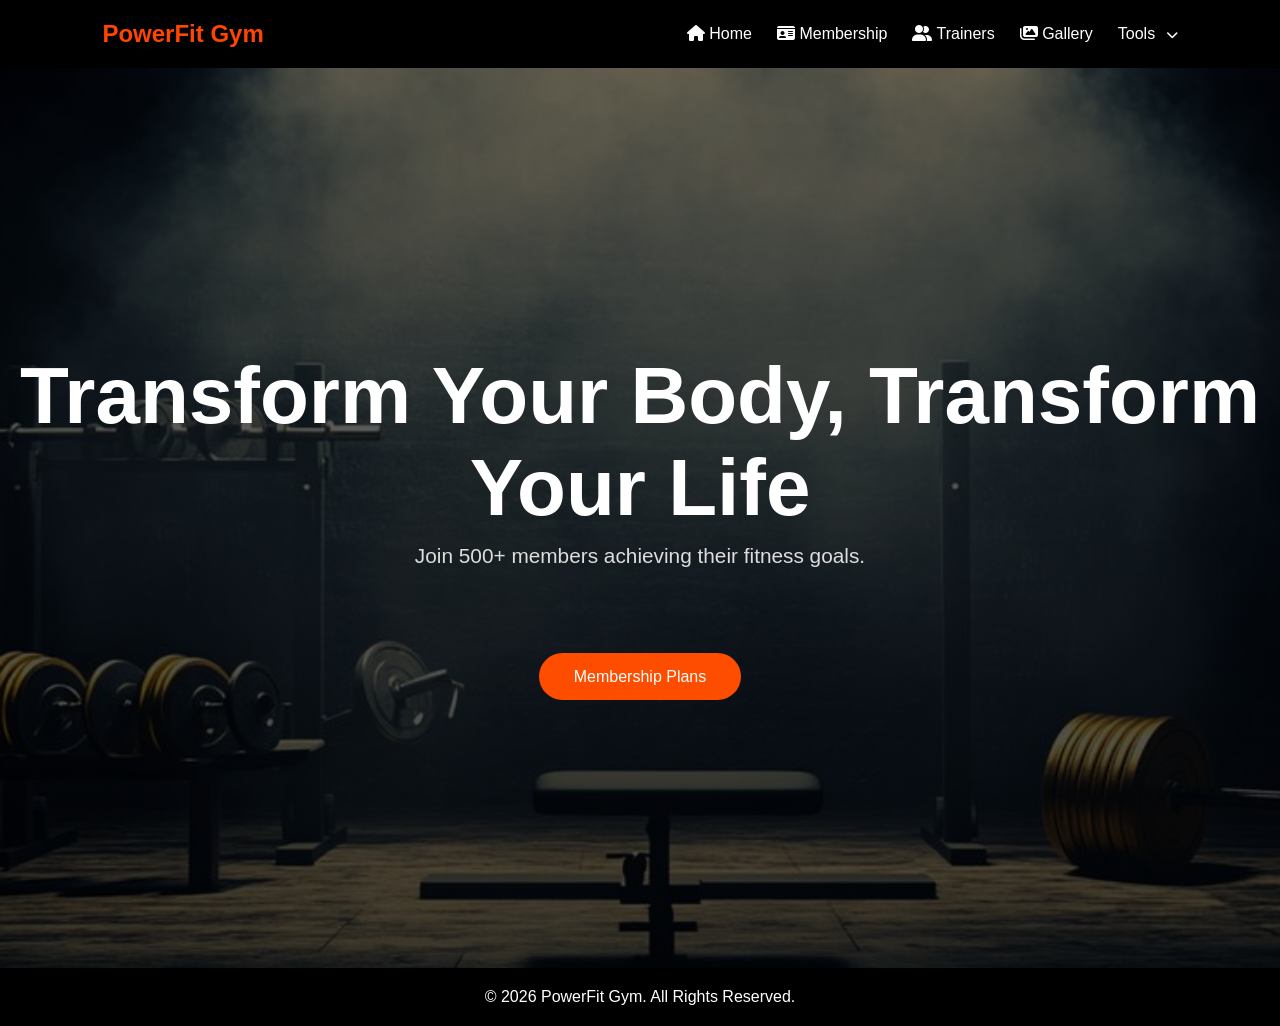
<file: index.html>
<!DOCTYPE html>
<html lang="en">

<head>
    <meta charset="UTF-8">
    <meta name="viewport" content="width=device-width, initial-scale=1.0">
    <title>PowerFit Gym</title>
    <link rel="stylesheet" href="index.css">
    <link rel="stylesheet"
href="https://cdnjs.cloudflare.com/ajax/libs/font-awesome/6.7.2/css/all.min.css">
</head>

<body>

    <header>
        <nav>
            <h2 class="logo">PowerFit Gym</h2>

            <ul>
                <li><a href="index.html"><i class="fa-solid fa-house"></i> Home</a></li>
                <li><a href="membership.html"><i class="fa-solid fa-id-card"></i> Membership</a></li>
                <li><a href="trainers.html"><i class="fa-solid fa-user-group"></i> Trainers</a></li>
                <li><a href="gallery.html"><i class="fa-solid fa-images"></i> Gallery</a></li>
                <li class="dropdown">
    <a href="#">
        Tools <i class="fa-solid fa-chevron-down"></i>
    </a>

    <ul class="dropdown-menu">
        <li><a href="bmi.html"><i class="fa-solid fa-calculator"></i> BMI Calculator</a></li>
        <li><a href="calorie.html"><i class="fa-solid fa-fire"></i> Calorie Calculator</a></li>
        <li><a href="workout.html"><i class="fa-solid fa-dumbbell"></i> Workout Planner</a></li>
        <li><a href="about.html"><i class="fa-solid fa-circle-info"></i> About</a></li>
        <li><a href="contact.html"><i class="fa-solid fa-envelope"></i> Contact</a></li>
    </ul>
</li>
            </ul>
        </nav>
    </header>

    <section class="hero">
        <div class="hero-content">
            <h1>Transform Your Body, Transform Your Life</h1>
            <p>Join 500+ members achieving their fitness goals.</p>

            <a href="membership.html" class="btn">Membership Plans</a>
            <!-- <a href="contact.html" class="btn-secondary">Book Free Trial</a> -->
        </div>
    </section>
    <footer>
        <p>&copy; 2026 PowerFit Gym. All Rights Reserved.</p>
    </footer>

    <script src="home.js"></script>
</body>

</html>
</file>
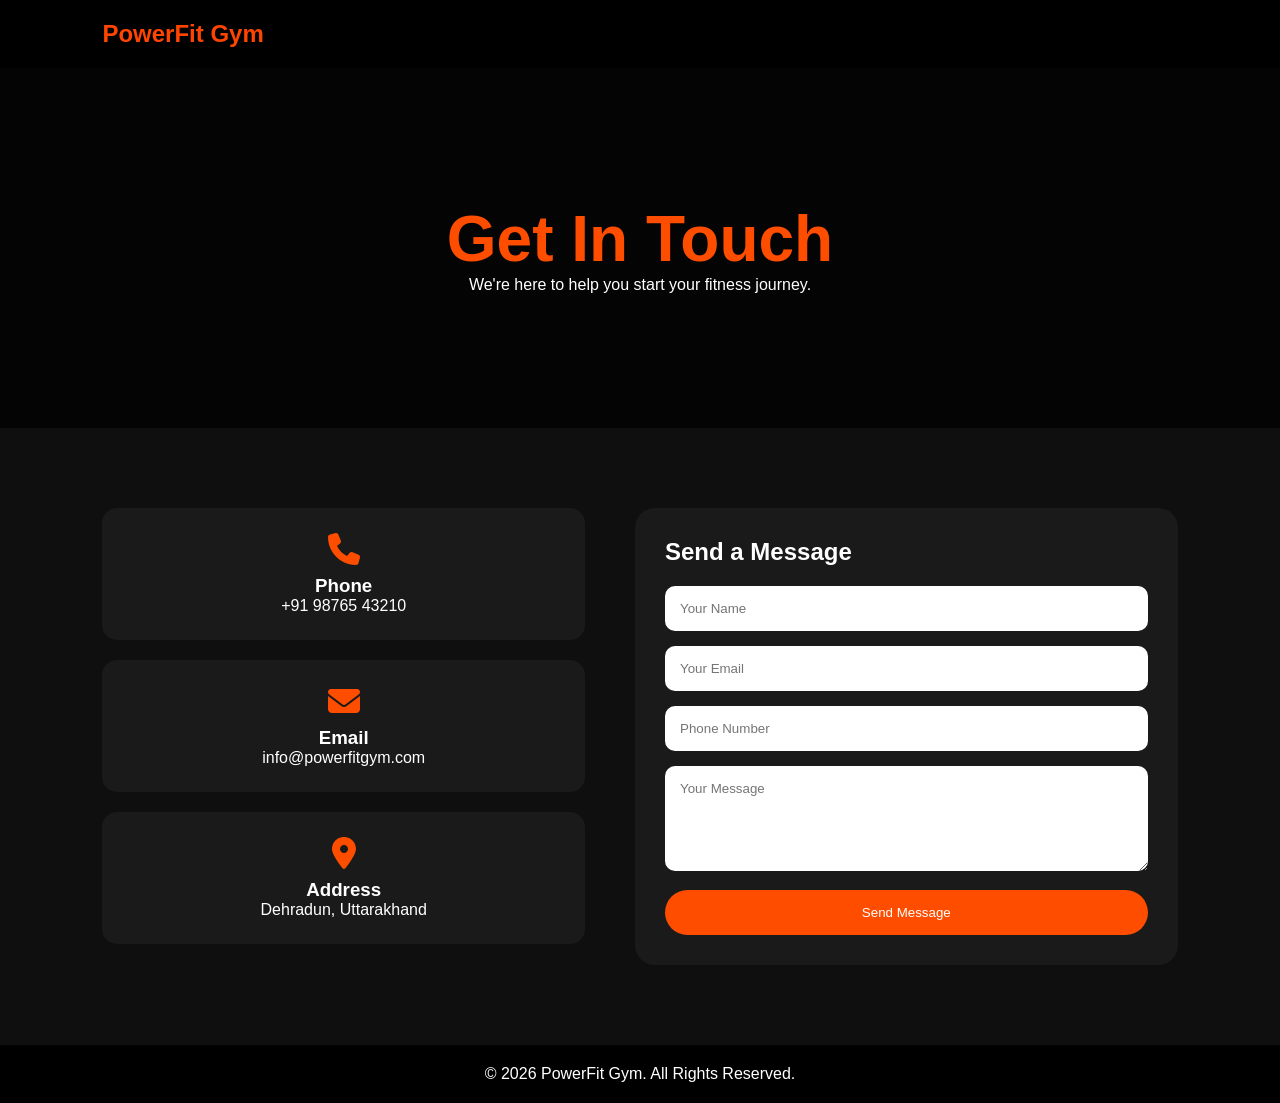
<file: contact.html>
<!DOCTYPE html>
<html lang="en">

<head>
    <meta charset="UTF-8">
    <meta name="viewport" content="width=device-width, initial-scale=1.0">
    <title>Contact Us | PowerFit Gym</title>
    <link rel="stylesheet" href="contact.css">
    <link rel="stylesheet" href="https://cdnjs.cloudflare.com/ajax/libs/font-awesome/6.5.1/css/all.min.css">
</head>

<body>

    <header>
        <nav>
            <h2 class="logo">PowerFit Gym</h2>
        </nav>
    </header>

    <section class="contact-hero">
        <h1>Get In Touch</h1>
        <p>We're here to help you start your fitness journey.</p>
    </section>

    <section class="contact-container">

        <div class="contact-info">

            <div class="info-card">
                <i class="fas fa-phone"></i>
                <h3>Phone</h3>
                <p>+91 98765 43210</p>
            </div>

            <div class="info-card">
                <i class="fas fa-envelope"></i>
                <h3>Email</h3>
                <p>info@powerfitgym.com</p>
            </div>

            <div class="info-card">
                <i class="fas fa-location-dot"></i>
                <h3>Address</h3>
                <p>Dehradun, Uttarakhand</p>
            </div>

        </div>

        <div class="contact-form">

            <h2>Send a Message</h2>

            <form id="gymForm">

                <input type="text" placeholder="Your Name" required>

                <input type="email" placeholder="Your Email" required>

                <input type="tel" placeholder="Phone Number" required>

                <textarea rows="5" placeholder="Your Message"></textarea>

                <button type="submit">Send Message</button>

            </form>

        </div>

    </section>

    <div class="popup" id="popup">
        <div class="popup-content">
            <h2>✅ Message Sent!</h2>
            <p>Thank you for contacting us.</p>
        </div>
    </div>
    <footer>
        <p>&copy; 2026 PowerFit Gym. All Rights Reserved.</p>
    </footer>

    <script src="contact.js"></script>

</body>

</html>
</file>
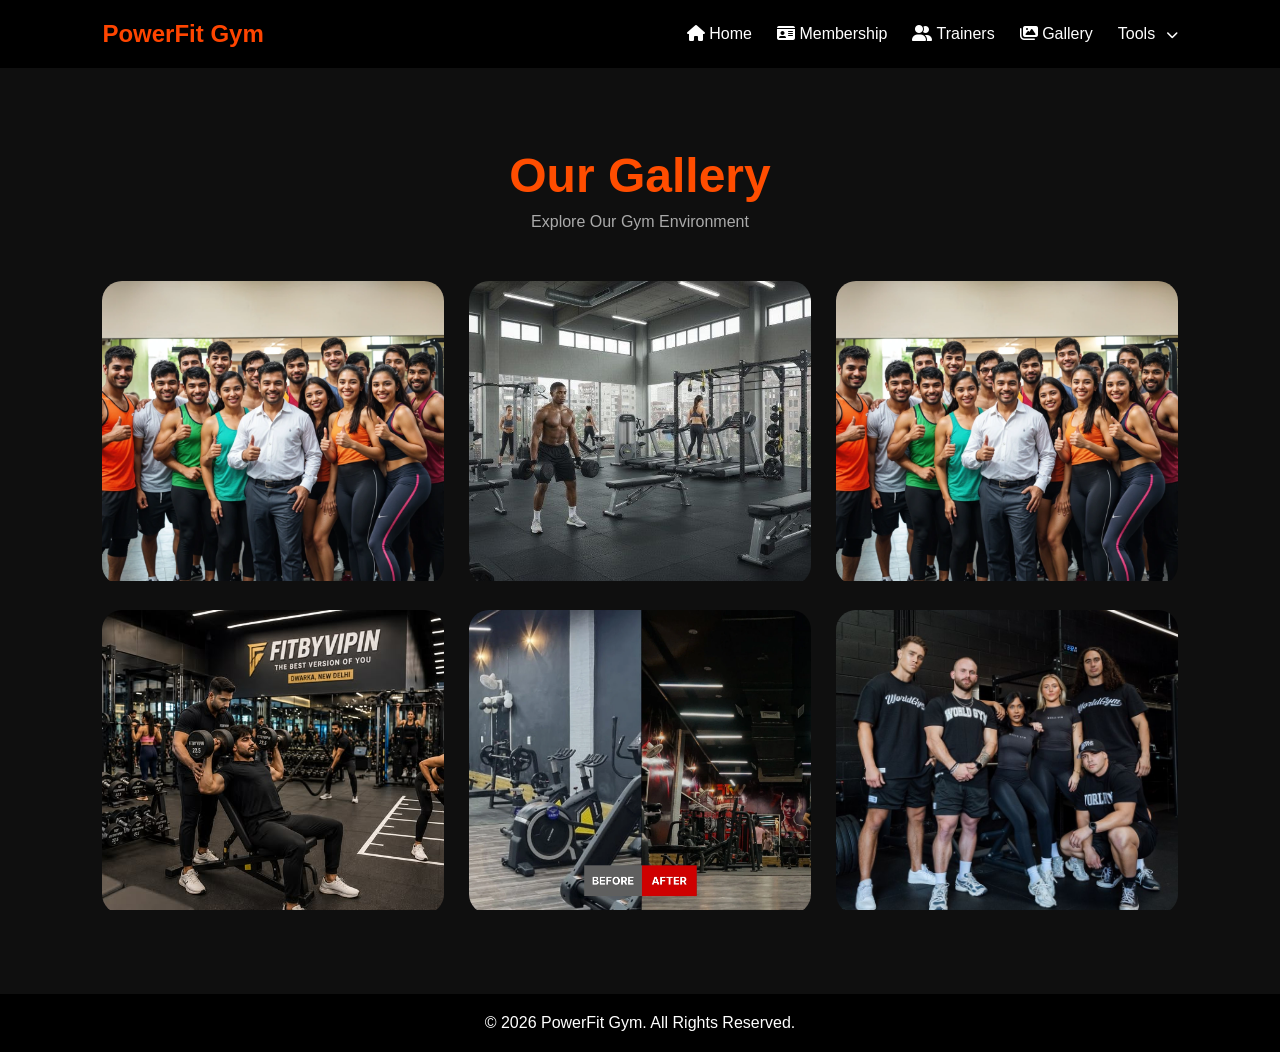
<file: gallery.html>
<!DOCTYPE html>
<html lang="en">

<head>
    <meta charset="UTF-8">
    <meta name="viewport" content="width=device-width, initial-scale=1.0">
    <title>Gym Gallery</title>
    <link rel="stylesheet" href="gallery.css">
    <link rel="stylesheet"
href="https://cdnjs.cloudflare.com/ajax/libs/font-awesome/6.5.1/css/all.min.css">
</head>

<body>

    <header>
        <nav>
            <h2 class="logo">PowerFit Gym</h2>

            <ul>
                <li><a href="index.html"><i class="fa-solid fa-house"></i> Home</a></li>
                <li><a href="membership.html"><i class="fa-solid fa-id-card"></i> Membership</a></li>
                <li><a href="trainers.html"><i class="fa-solid fa-user-group"></i> Trainers</a></li>
                <li><a href="gallery.html"><i class="fa-solid fa-images"></i> Gallery</a></li>
                <li class="dropdown">
    <a href="#">
        Tools <i class="fa-solid fa-chevron-down"></i>
    </a>

    <ul class="dropdown-menu">
        <li><a href="bmi.html"><i class="fa-solid fa-calculator"></i> BMI Calculator</a></li>
        <li><a href="calorie.html"><i class="fa-solid fa-fire"></i> Calorie Calculator</a></li>
        <li><a href="workout.html"><i class="fa-solid fa-dumbbell"></i> Workout Planner</a></li>
        <li><a href="about.html"><i class="fa-solid fa-circle-info"></i> About</a></li>
        <li><a href="contact.html"><i class="fa-solid fa-envelope"></i> Contact</a></li>
    </ul>
</li>
            </ul>
        </nav>
    </header>

    <section class="gallery-section">

        <div class="heading">
            <h1>Our Gallery</h1>
            <p>Explore Our Gym Environment</p>
        </div>

        <div class="gallery-container">

            <div class="gallery-item">
                <img src="gym-gallary1.webp" alt="Gym">
            </div>

            <div class="gallery-item">
                <img src="gym-gallary5.jpg" alt="Gym">
            </div>

            <div class="gallery-item">
                <img src="gym-gallary1.webp" alt="Gym">
            </div>

            <div class="gallery-item">
                <img src="gym-gallary4.jpg" alt="Gym">
            </div>

            <div class="gallery-item">
                <img src="gym-gallary2.webp" alt="Gym">
            </div>

            <div class="gallery-item">
                <img src="gym-gallary3.jpg" alt="Gym">
            </div>

        </div>

    </section>

    <div class="lightbox">
        <span class="close">&times;</span>
        <img class="lightbox-img">
    </div>
    <footer>
        <p>&copy; 2026 PowerFit Gym. All Rights Reserved.</p>
    </footer>
    <script src="gallery.js"></script>

</body>

</html>
</file>
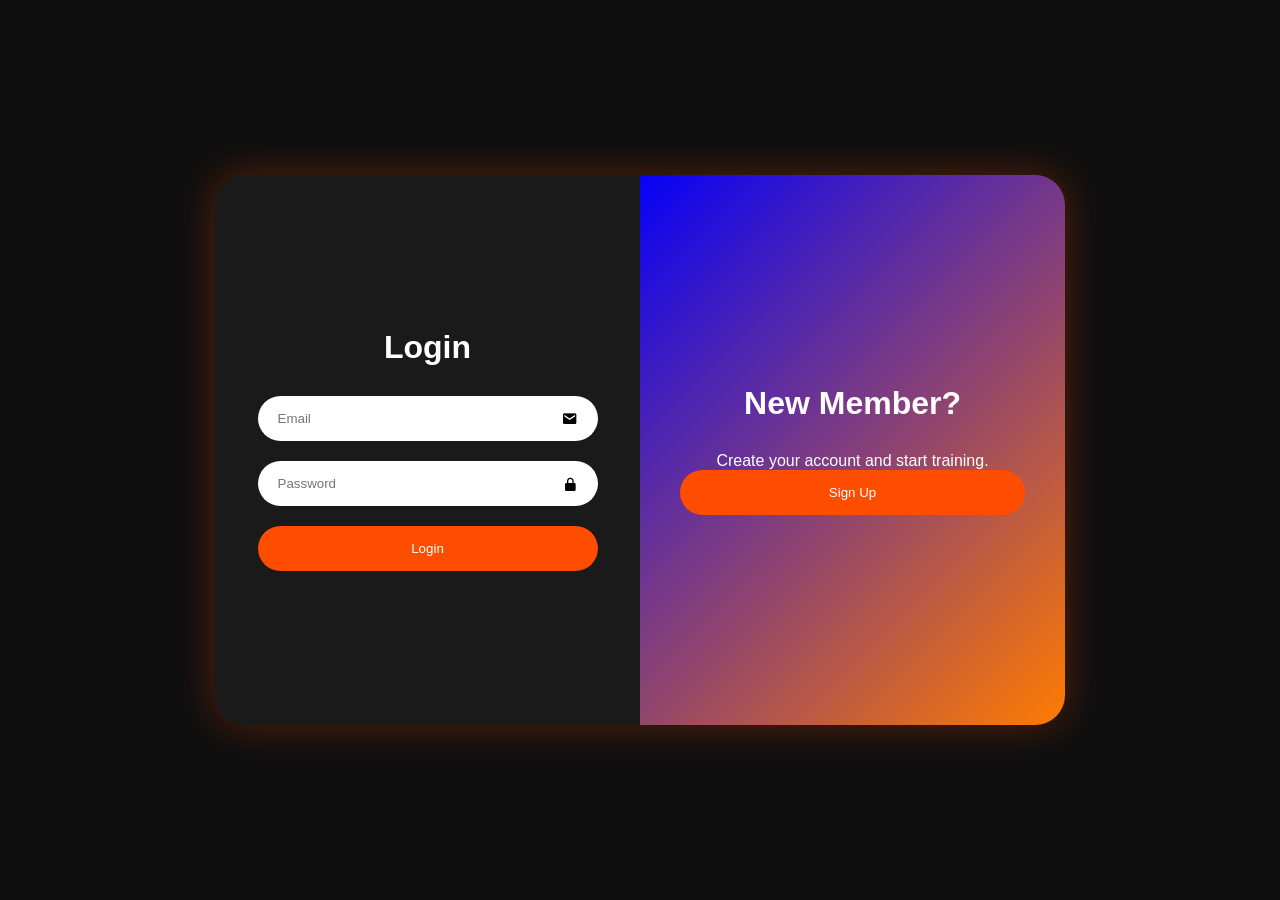
<file: join.html>
<!DOCTYPE html>
<html lang="en">

<head>
    <meta charset="UTF-8">
    <meta name="viewport" content="width=device-width, initial-scale=1.0">
    <title>Gym Membership</title>
    <link rel="stylesheet" href="join.css">
    <link href='https://unpkg.com/boxicons@2.1.4/css/boxicons.min.css' rel='stylesheet'>
</head>

<body>

    <div class="container">

        <div class="form-box login">
            <form action="#">
                <h1>Login</h1>

                <div class="input-box">
                    <input type="email" placeholder="Email" required>
                    <i class='bx bxs-envelope'></i>
                </div>

                <div class="input-box">
                    <input type="password" placeholder="Password" required>
                    <i class='bx bxs-lock-alt'></i>
                </div>

                <button type="submit" class="btn">Login</button>
            </form>
        </div>

        <div class="form-box register">
            <form action="#">
                <h1>Sign Up</h1>

                <div class="input-box">
                    <input type="text" placeholder="Full Name" required>
                    <i class='bx bxs-user'></i>
                </div>

                <div class="input-box">
                    <input type="email" placeholder="Email" required>
                    <i class='bx bxs-envelope'></i>
                </div>

                <div class="input-box">
                    <input type="password" placeholder="Password" required>
                    <i class='bx bxs-lock-alt'></i>
                </div>

                <button type="submit" class="btn">Create Account</button>
            </form>
        </div>

        <div class="toggle-box">
            <div class="toggle-panel toggle-left">
                <h1>New Member?</h1>
                <p>Create your account and start training.</p>
                <button class="btn register-btn">Sign Up</button>
            </div>

            <div class="toggle-panel toggle-right">
                <h1>Welcome Back!</h1>
                <p>Login to manage your membership.</p>
                <button class="btn login-btn">Login</button>
            </div>
        </div>

    </div>
    

    <script src="join.js"></script>

</body>

</html>
</file>
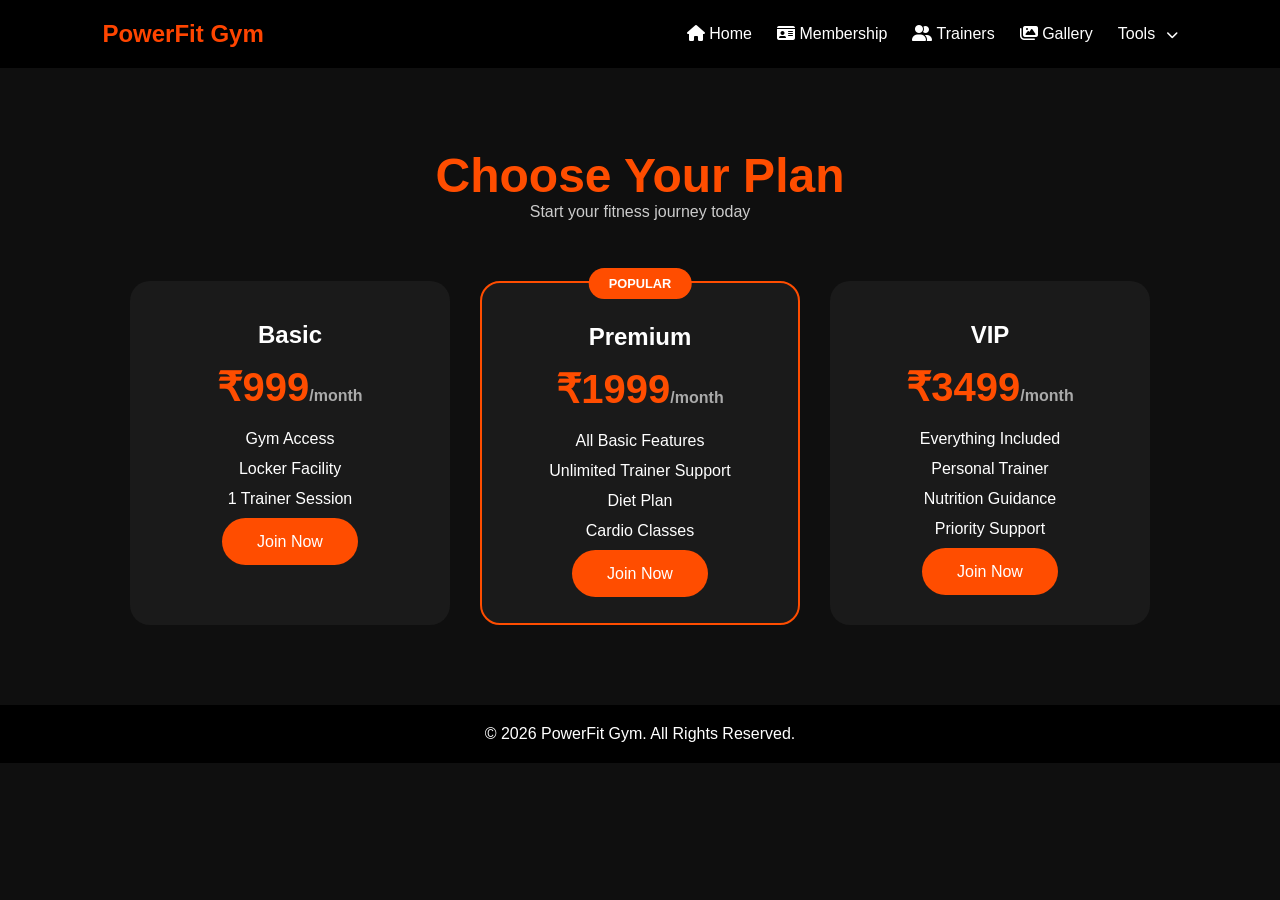
<file: membership.html>
<!DOCTYPE html>
<html lang="en">

<head>
    <meta charset="UTF-8">
    <meta name="viewport" content="width=device-width, initial-scale=1.0">
    <title>Membership Plans</title>
    <link rel="stylesheet" href="membership.css">
    <link rel="stylesheet"
href="https://cdnjs.cloudflare.com/ajax/libs/font-awesome/6.7.2/css/all.min.css">
</head>

<body>

    <header>
        <nav>
            <h2 class="logo">PowerFit Gym</h2>

            <ul>
                <li><a href="index.html"><i class="fa-solid fa-house"></i> Home</a></li>
                <li><a href="membership.html"><i class="fa-solid fa-id-card"></i> Membership</a></li>
                <li><a href="trainers.html"><i class="fa-solid fa-user-group"></i> Trainers</a></li>
                <li><a href="gallery.html"><i class="fa-solid fa-images"></i> Gallery</a></li>
                <li class="dropdown">
    <a href="#">
        Tools <i class="fa-solid fa-chevron-down"></i>
    </a>

    <ul class="dropdown-menu">
        <li><a href="bmi.html"><i class="fa-solid fa-calculator"></i> BMI Calculator</a></li>
        <li><a href="calorie.html"><i class="fa-solid fa-fire"></i> Calorie Calculator</a></li>
        <li><a href="workout.html"><i class="fa-solid fa-dumbbell"></i> Workout Planner</a></li>
        <li><a href="about.html"><i class="fa-solid fa-circle-info"></i> About</a></li>
        <li><a href="contact.html"><i class="fa-solid fa-envelope"></i> Contact</a></li>
    </ul>
</li>
            </ul>
        </nav>
    </header>

    <section class="pricing">

        <div class="heading">
            <h1>Choose Your Plan</h1>
            <p>Start your fitness journey today</p>
        </div>

        <div class="pricing-container">

            <div class="card">
                <h2>Basic</h2>
                <h3>₹999<span>/month</span></h3>

                <ul>
                    <li>Gym Access</li>
                    <li>Locker Facility</li>
                    <li>1 Trainer Session</li>
                </ul>

                <a href="join.html" class="btn">Join Now</a>
            </div>

            <div class="card popular">
                <div class="badge">POPULAR</div>

                <h2>Premium</h2>
                <h3>₹1999<span>/month</span></h3>

                <ul>
                    <li>All Basic Features</li>
                    <li>Unlimited Trainer Support</li>
                    <li>Diet Plan</li>
                    <li>Cardio Classes</li>
                </ul>

                <a href="join.html" class="btn">Join Now</a>
            </div>

            <div class="card">
                <h2>VIP</h2>
                <h3>₹3499<span>/month</span></h3>

                <ul>
                    <li>Everything Included</li>
                    <li>Personal Trainer</li>
                    <li>Nutrition Guidance</li>
                    <li>Priority Support</li>
                </ul>

                <a href="join.html" class="btn">Join Now</a>
            </div>

        </div>

    </section>

    <footer>
        <p>&copy; 2026 PowerFit Gym. All Rights Reserved.</p>
    </footer>

    <script src="membership.js"></script>
</body>

</html>
</file>
<file: index.css>
* {
    margin: 0;
    padding: 0;
    box-sizing: border-box;
    font-family: Arial, sans-serif;
}

body {
    background: #111;
    color: white;
}

nav {
    display: flex;
    justify-content: space-between;
    align-items: center;
    padding: 20px 8%;
    background: #000;
}

.logo {
    color: #ff4500;
}

nav ul {
    display: flex;
    list-style: none;
}

nav ul li {
    margin-left: 25px;
}

nav ul li a {
    color: white;
    text-decoration: none;
    transition: 0.3s;
}

nav ul li a:hover {
    color: #ff4500;
}


/* Dropdown */
.dropdown {
    position: relative;
}

.dropdown-menu {
    position: absolute;
    top: 100%;
    left: 0;

    background: #1c1c1c;
    min-width: 220px;

    list-style: none;
    display: none;

    border-radius: 8px;
    overflow: hidden;

    box-shadow: 0 10px 20px rgba(0,0,0,.3);
}

.dropdown-menu li {
    margin: 0;
}

.dropdown-menu li a {
    display: block;
    padding: 12px 20px;
    color: white;
    text-decoration: none;
}

.dropdown-menu li a:hover {
    background: #ff4d00;
    color: white;
}

.dropdown:hover .dropdown-menu {
    display: block;
}


.dropdown > a i {
    margin-left: 6px;
    transition: transform 0.3s ease;
    font-size: 12px;
}

.dropdown:hover > a i {
    transform: rotate(180deg);
}

.hero {
    height: 100vh;
    background: linear-gradient(rgba(0, 0, 0, .6),
            rgba(0, 0, 0, .7)),
        url("GYM\, Fitness\ Backdrops.jpg");
    background-size: cover;
    background-position: center;

    display: flex;
    justify-content: center;
    align-items: center;
    text-align: center;
}

.hero-content h1 {
    font-size: 5rem;
    color: #fff;
    animation: slideDown 1s ease;
}

.hero-content p {
    font-size: 1.3rem;
    margin: 10px 0 100px 0;
    color: #ddd;
}

.btn {
    margin: 0px 10px;
    padding: 15px 35px;
    background: #ff4d00;
    color: white;
    text-decoration: none;
    border-radius: 30px;
    transition: 0.4s ease;
}

.btn:hover {
    transform: translateY(1px);
    box-shadow: 0 0 5px #ff4d00,
        0 0 3px #ff4d00,
        0 0 5px #ff4d00;
}


.btn:hover {
    transform: scale(1.1);
}

/* .btn-secondary {
    margin: 0px 10px;
    padding: 15px 35px;
    background: #ff4d00;
    color: white;
    text-decoration: none;
    border-radius: 30px;
    transition: 0.4s ease;

}

.btn-secondary:hover {
    transform: translateY(1px);
    box-shadow: 0 0 5px #ff4d00,
        0 0 3px #ff4d00,
        0 0 5px #ff4d00;
} */

.stats {
    display: flex;
    justify-content: center;
    gap: 40px;
    padding: 60px;
    background: #111;
}

.stat-box {
    text-align: center;
    color: white;
}

.stat-box h2 {
    font-size: 3rem;
    color: #ff4d00;
}

@keyframes slideDown {
    from {
        opacity: 0;
        transform: translateY(-50px);
    }

    to {
        opacity: 1;
        transform: translateY(0);
    }
}

footer {
    text-align: center;
    padding: 20px;
    background: #000;
}
</file>
<file: contact.css>
* {
    margin: 0;
    padding: 0;
    box-sizing: border-box;
    font-family: Arial, sans-serif;
}

body {
    background: #0f0f0f;
    color: white;
}

nav {
    display: flex;
    justify-content: space-between;
    align-items: center;
    padding: 20px 8%;
    background: #000;
}

.logo {
    color: #ff4500;
}


.contact-hero {
    height: 40vh;
    display: flex;
    flex-direction: column;
    justify-content: center;
    align-items: center;
    text-align: center;
    background: linear-gradient(rgba(0, 0, 0, .7),
            rgba(0, 0, 0, .7));
}

.contact-hero h1 {
    font-size: 4rem;
    color: #ff4d00;
    animation: slideDown 1s ease;
}

.contact-container {
    padding: 80px 8%;
    display: flex;
    gap: 50px;
    flex-wrap: wrap;
}

.contact-info {
    flex: 1;
}

.info-card {
    background: #1a1a1a;
    padding: 25px;
    margin-bottom: 20px;
    border-radius: 15px;
    text-align: center;
    transition: .4s;
}

.info-card:hover {
    transform: translateY(-10px);
    box-shadow: 0 0 25px rgba(255, 77, 0, .5);
}

.info-card i {
    font-size: 2rem;
    color: #ff4d00;
    margin-bottom: 10px;
}

.contact-form {
    flex: 1;
    background: #1a1a1a;
    padding: 30px;
    border-radius: 20px;
}

.contact-form h2 {
    margin-bottom: 20px;
}

.contact-form input,
.contact-form textarea {
    width: 100%;
    padding: 15px;
    margin-bottom: 15px;
    border: none;
    border-radius: 10px;
}

.contact-form button {
    width: 100%;
    padding: 15px;
    border: none;
    border-radius: 50px;
    background: #ff4d00;
    color: white;
    cursor: pointer;
    transition: .4s;
}

.contact-form button:hover {
    transform: scale(1.05);
    box-shadow: 0 0 20px #ff4d00;
}

.popup {
    position: fixed;
    inset: 0;
    background: rgba(0, 0, 0, .8);
    display: none;
    justify-content: center;
    align-items: center;
}

.popup-content {
    background: #1a1a1a;
    padding: 40px;
    border-radius: 20px;
    text-align: center;
    animation: pop .4s ease;
}

@keyframes slideDown {
    from {
        opacity: 0;
        transform: translateY(-50px);
    }

    to {
        opacity: 1;
        transform: translateY(0);
    }
}

@keyframes pop {
    from {
        transform: scale(.5);
    }

    to {
        transform: scale(1);
    }
}

@media(max-width:768px) {
    .contact-container {
        flex-direction: column;
    }
}

footer {
    text-align: center;
    padding: 20px;
    background: #000;
}
</file>
<file: gallery.css>
* {
    margin: 0;
    padding: 0;
    box-sizing: border-box;
    font-family: Arial, sans-serif;
}

body {
    background: #0f0f0f;
    color: white;
}


nav {
    display: flex;
    justify-content: space-between;
    align-items: center;
    padding: 20px 8%;
    background: #000;
}

.logo {
    color: #ff4500;
}

nav ul {
    display: flex;
    list-style: none;
}

nav ul li {
    margin-left: 25px;
}

nav ul li a {
    color: white;
    text-decoration: none;
    transition: 0.3s;
}

nav ul li a:hover {
    color: #ff4500;
}

/* Dropdown */
.dropdown {
    position: relative;
}

.dropdown-menu {
    position: absolute;
    top: 100%;
    left: 0;

    background: #1c1c1c;
    min-width: 220px;

    list-style: none;
    display: none;

    border-radius: 8px;
    overflow: hidden;

    box-shadow: 0 10px 20px rgba(0,0,0,.3);
}

.dropdown-menu li {
    margin: 0;
}

.dropdown-menu li a {
    display: block;
    padding: 12px 20px;
    color: white;
    text-decoration: none;
}

.dropdown-menu li a:hover {
    background: #ff4d00;
    color: white;
}

.dropdown:hover .dropdown-menu {
    display: block;
}


.dropdown > a i {
    margin-left: 6px;
    transition: transform 0.3s ease;
    font-size: 12px;
}

.dropdown:hover > a i {
    transform: rotate(180deg);
}

.gallery-section {
    padding: 80px 8%;
}

.heading {
    text-align: center;
    margin-bottom: 50px;
}

.heading h1 {
    font-size: 3rem;
    color: #ff4d00;
}

.heading p {
    color: #aaa;
    margin-top: 10px;
}

.gallery-container {
    display: grid;
    grid-template-columns: repeat(auto-fit, minmax(300px, 1fr));
    gap: 25px;
}

.gallery-item {
    overflow: hidden;
    border-radius: 20px;

    opacity: 0;
    transform: translateY(100px);

    transition: 0.6s;
}

.gallery-item.show {
    opacity: 1;
    transform: translateY(0);
}

.gallery-item img {
    width: 100%;
    height: 300px;
    object-fit: cover;
    transition: 0.5s;
    cursor: pointer;
}

.gallery-item:hover img {
    transform: scale(1.15);
}

.gallery-item:hover {
    box-shadow: 0 0 30px rgba(255, 77, 0, .5);
}

.lightbox {
    position: fixed;
    top: 0;
    left: 0;
    width: 100%;
    height: 100%;
    background: rgba(0, 0, 0, .9);

    display: none;
    justify-content: center;
    align-items: center;
    z-index: 999;
}

.lightbox img {
    width: 80%;
    max-width: 900px;
    border-radius: 20px;
}

.close {
    position: absolute;
    top: 30px;
    right: 40px;
    color: white;
    font-size: 40px;
    cursor: pointer;
}

footer {
    text-align: center;
    padding: 20px;
    background: #000;
}
</file>
<file: join.css>
* {
    margin: 0;
    padding: 0;
    box-sizing: border-box;
    font-family: 'Poppins', sans-serif;
}

body {
    display: flex;
    justify-content: center;
    align-items: center;
    min-height: 100vh;
    background: #0f0f0f;
}

.container {
    position: relative;
    width: 850px;
    height: 550px;
    background: #1a1a1a;
    border-radius: 30px;
    overflow: hidden;
    box-shadow: 0 0 40px rgba(255, 77, 0, .3);
}

.form-box {
    position: absolute;
    width: 50%;
    height: 100%;
    display: flex;
    align-items: center;
    justify-content: center;
    transition: .8s ease-in-out;
}

.login {
    left: 0;
}

.register {
    right: -50%;
}

.container.active .login {
    left: -50%;
}

.container.active .register {
    right: 0;
}

form {
    width: 80%;
}

h1 {
    color: #fff;
    text-align: center;
    margin-bottom: 30px;
}

.input-box {
    position: relative;
    margin: 20px 0;
}

.input-box input {
    width: 100%;
    padding: 15px 50px 15px 20px;
    border: none;
    border-radius: 50px;
    outline: none;
}

.input-box i {
    position: absolute;
    right: 20px;
    top: 50%;
    transform: translateY(-50%);
}

.btn {
    width: 100%;
    padding: 15px;
    border: none;
    border-radius: 50px;
    background: #ff4d00;
    color: white;
    cursor: pointer;
    transition: .4s;
}

.btn:hover {
    transform: scale(1.05);
    box-shadow: 0 0 25px #ff4d00;
}

.toggle-box {
    position: absolute;
    width: 50%;
    height: 100%;
    right: 0;
    background: linear-gradient(135deg, #0702f8, #ff7b00);
    transition: .8s ease-in-out;
}

.container.active .toggle-box {
    right: 50%;
}

.toggle-panel {
    position: absolute;
    width: 100%;
    height: 100%;
    display: flex;
    flex-direction: column;
    justify-content: center;
    align-items: center;
    text-align: center;
    padding: 40px;
    color: white;
}

.toggle-right {
    display: none;
}

.container.active .toggle-left {
    display: none;
}

.container.active .toggle-right {
    display: flex;
}

footer {
    text-align: center;
    padding: 20px;
    background: #000;
}
</file>
<file: membership.css>
* {
    margin: 0;
    padding: 0;
    box-sizing: border-box;
    font-family: Arial, sans-serif;
}

body {
    background: #0f0f0f;
    color: white;
    min-height: 100vh;
}

nav {
    display: flex;
    justify-content: space-between;
    align-items: center;
    padding: 20px 8%;
    background: #000;
}

.logo {
    color: #ff4500;
}

nav ul {
    display: flex;
    list-style: none;
}

nav ul li {
    margin-left: 25px;
}

nav ul li a {
    color: white;
    text-decoration: none;
    transition: 0.3s;
}

nav ul li a:hover {
    color: #ff4500;
}


.pricing {
    padding: 80px 8%;
}

.heading {
    text-align: center;
    margin-bottom: 60px;
}

.heading h1 {
    font-size: 3rem;
    color: #ff4d00;
}

.heading p {
    color: #ccc;
}

.pricing-container {
    display: flex;
    justify-content: center;
    gap: 30px;
    flex-wrap: wrap;
}

.card {
    position: relative;
    width: 320px;
    background: #1a1a1a;
    padding: 40px;
    border-radius: 20px;
    text-align: center;

    opacity: 0;
    transform: translateY(100px);

    transition: 0.5s;
}

.card.show {
    opacity: 1;
    transform: translateY(0);
}

.card:hover {
    transform: translateY(-15px) scale(1.05);
    box-shadow: 0 0 30px rgba(255, 77, 0, 0.6);
}

.card h2 {
    margin-bottom: 15px;
}

.card h3 {
    font-size: 2.5rem;
    color: #ff4d00;
    margin-bottom: 20px;
}

.card h3 span {
    font-size: 1rem;
    color: #aaa;
}

.card ul {
    list-style: none;
    margin-bottom: 25px;
}

.card ul li {
    margin: 12px 0;
}

.btn {
    padding: 15px 35px;
    border: none;
    background: #ff4d00;
    color: white;
    border-radius: 50px;
    cursor: pointer;
    text-decoration: none;
    font-size: 1rem;
    transition: .4s;
}

.btn:hover {
    transform: scale(1.1);
    box-shadow: 0 0 20px #ff4d00;
}

.popular {
    border: 2px solid #ff4d00;
}

/* Dropdown */
.dropdown {
    position: relative;
}

.dropdown-menu {
    position: absolute;
    top: 100%;
    left: 0;

    background: #1c1c1c;
    min-width: 220px;

    list-style: none;
    display: none;

    border-radius: 8px;
    overflow: hidden;

    box-shadow: 0 10px 20px rgba(0,0,0,.3);
}

.dropdown-menu li {
    margin: 0;
}

.dropdown-menu li a {
    display: block;
    padding: 12px 20px;
    color: white;
    text-decoration: none;
}

.dropdown-menu li a:hover {
    background: #ff4d00;
    color: white;
}

.dropdown:hover .dropdown-menu {
    display: block;
}


.dropdown > a i {
    margin-left: 6px;
    transition: transform 0.3s ease;
    font-size: 12px;
}

.dropdown:hover > a i {
    transform: rotate(180deg);
}

.badge {
    position: absolute;
    top: -15px;
    left: 50%;
    transform: translateX(-50%);
    background: #ff4d00;
    padding: 8px 20px;
    border-radius: 20px;
    font-size: .8rem;
    font-weight: bold;
}

@media(max-width:768px) {
    .pricing-container {
        flex-direction: column;
        align-items: center;
    }
}

footer {
    text-align: center;
    padding: 20px;
    background: #000;
}
</file>
